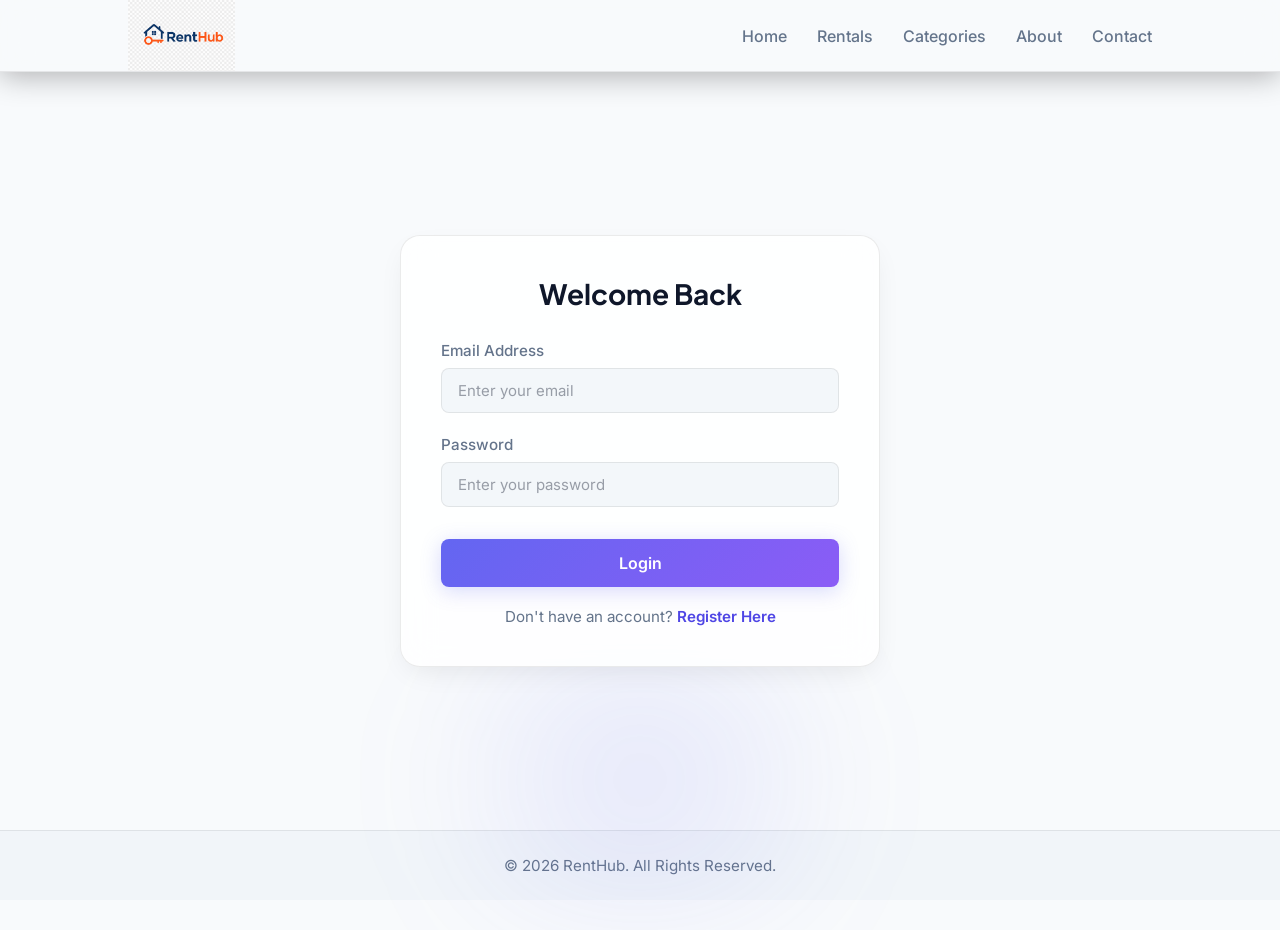
<file: login.html>
<!DOCTYPE html>
<html lang="en">

<head>
    <meta charset="UTF-8">
    <meta name="viewport" content="width=device-width, initial-scale=1.0">
    <title>RentHub - Login</title>
    <link rel="icon" type="image/png" href="images/renthub-logo.png">
    <link rel="stylesheet" href="register.css">
</head>

<body>

    <header>
        <nav class="navbar">
            <div class="logo">
                <img src="images/renthub-logo.png" alt="RentHub Logo" onclick="window.location.href='index.html'">
            </div>

            <ul class="nav-links" id="navLinks">
                <li><a href="index.html">Home</a></li>
                <li><a href="#">Rentals</a></li>
                <li><a href="#">Categories</a></li>
                <li><a href="#">About</a></li>
                <li><a href="#">Contact</a></li>
            </ul>
        </nav>
    </header>

    <!-- Login Section -->
    <section class="login-section">
        <div class="login-container">
            <h2>Welcome Back</h2>

            <form>
                <div class="form-group">
                    <label>Email Address</label>
                    <input type="email" placeholder="Enter your email" required>
                </div>

                <div class="form-group">
                    <label>Password</label>
                    <input type="password" placeholder="Enter your password" required>
                </div>

                <button type="submit" class="login-btn">
                    Login
                </button>

                <p class="signup-text">
                    Don't have an account?
                    <a href="register.html">Register Here</a>
                </p>
            </form>
        </div>
    </section>

    <!-- Footer -->
    <footer>
        <p>© 2026 RentHub. All Rights Reserved.</p>
    </footer>

    <script src="js/forms.js"></script>

</body>

</html>
</file>
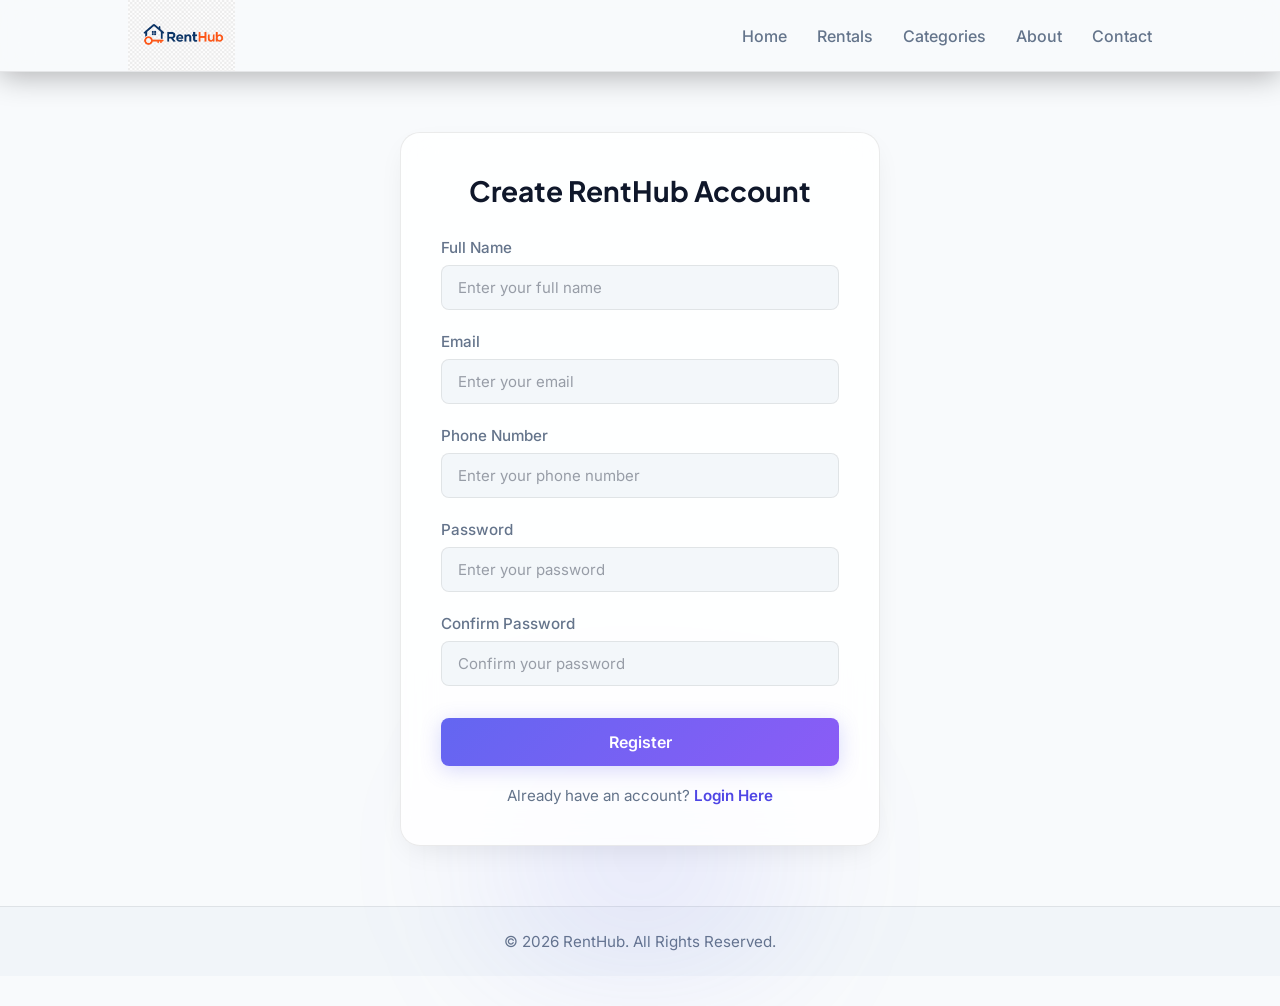
<file: register.html>
<!DOCTYPE html>
<html lang="en">

<head>
    <meta charset="UTF-8">
    <meta name="viewport" content="width=device-width, initial-scale=1.0">
    <title>RentHub - Login</title>

    <link rel="icon" type="image/png" href="images/renthub-logo.png">
    <link rel="stylesheet" href="register.css">
</head>

<body>

    <header>
        <nav class="navbar">

            <div class="logo">
                <img src="images/renthub-logo.png" alt="RentHub Logo" onclick="window.location.href='index.html'">
            </div>

            <ul class="nav-links" id="navLinks">
                <li><a href="index.html">Home</a></li>
                <li><a href="#">Rentals</a></li>
                <li><a href="#">Categories</a></li>
                <li><a href="#">About</a></li>
                <li><a href="#">Contact</a></li>
            </ul>

            <button class="hamburger" id="hamburgerBtn" aria-label="Toggle Navigation Menu">
                <span></span>
                <span></span>
                <span></span>
            </button>

        </nav>
    </header>

    <!-- Login Section -->
    <section class="login-section">

        <div class="login-container">

            <h2>Create RentHub Account</h2>

            <form>

                <div class="form-group">
                    <label>Full Name</label>
                    <input type="text" placeholder="Enter your full name" required>
                </div>

                <div class="form-group">
                    <label>Email</label>
                    <input type="email" placeholder="Enter your email" required>
                </div>

                <div class="form-group">
                    <label>Phone Number</label>
                    <input type="tel" placeholder="Enter your phone number" required>
                </div>

                <div class="form-group">
                    <label>Password</label>
                    <input type="password" placeholder="Enter your password" required>
                </div>

                <div class="form-group">
                    <label>Confirm Password</label>
                    <input type="password" placeholder="Confirm your password" required>
                </div>

                <button type="submit" class="login-btn">
                    Register
                </button>

                <p class="signup-text">
                    Already have an account?
                    <a href="login.html">Login Here</a>
                </p>

            </form>

        </div>

    </section>

    <!-- Footer -->
    <footer>
        <p>© 2026 RentHub. All Rights Reserved.</p>
    </footer>

    <script src="js/forms.js"></script>

</body>

</html>
</file>
<file: register.css>
@import url('https://fonts.googleapis.com/css2?family=Inter:wght@300;400;500;600;700&family=Plus+Jakarta+Sans:wght@400;500;600;700;800&display=swap');

:root {
    --bg-main: #f8fafc;
    --bg-card: rgba(255, 255, 255, 0.85);
    --bg-card-hover: rgba(241, 245, 249, 0.95);
    --border-color: rgba(0, 0, 0, 0.08);
    --border-hover: rgba(99, 102, 241, 0.4);
    --text-primary: #0f172a;
    --text-secondary: #64748b;
    --primary-gradient: linear-gradient(135deg, #6366f1 0%, #8b5cf6 100%);
    --primary-glow: 0 4px 20px rgba(99, 102, 241, 0.25);
    --accent-glow: 0 10px 25px rgba(99, 102, 241, 0.08);
    --card-shadow: 0 10px 30px -10px rgba(0, 0, 0, 0.1);
    --font-heading: 'Plus Jakarta Sans', sans-serif;
    --font-body: 'Inter', sans-serif;
    --transition: all 0.3s cubic-bezier(0.4, 0, 0.2, 1);
    --accent-color: #4f46e5;
    --bg-nav: rgba(248, 250, 252, 0.8);
    --input-bg: rgba(241, 245, 249, 0.8);
    --input-text: #0f172a;
    --input-placeholder: rgba(15, 23, 42, 0.4);
    --footer-bg: #f1f5f9;
}

.dark-theme {
    --bg-main: #0b0f19;
    --bg-card: rgba(15, 23, 42, 0.65);
    --bg-card-hover: rgba(23, 37, 84, 0.7);
    --border-color: rgba(255, 255, 255, 0.08);
    --border-hover: rgba(99, 102, 241, 0.4);
    --text-primary: #f8fafc;
    --text-secondary: #94a3b8;
    --primary-glow: 0 4px 20px rgba(99, 102, 241, 0.4);
    --accent-glow: 0 0 25px rgba(99, 102, 241, 0.15);
    --card-shadow: 0 10px 30px -10px rgba(0, 0, 0, 0.7);
    --accent-color: #a5b4fc;
    --bg-nav: rgba(11, 15, 25, 0.8);
    --input-bg: rgba(15, 23, 42, 0.5);
    --input-text: white;
    --input-placeholder: rgba(255, 255, 255, 0.3);
    --footer-bg: #070a13;
}

/* Reset */
* {
    margin: 0;
    padding: 0;
    box-sizing: border-box;
    font-family: var(--font-body);
}

/* Body */
body {
    background-color: var(--bg-main);
    color: var(--text-primary);
    overflow-x: hidden;
    min-height: 100vh;
    display: flex;
    flex-direction: column;
}

/* Navbar */
.navbar {
    display: flex;
    justify-content: space-between;
    align-items: center;
    height: 72px;
    padding: 0 10%;
    background: var(--bg-nav);
    backdrop-filter: blur(16px);
    -webkit-backdrop-filter: blur(16px);
    border-bottom: 1px solid var(--border-color);
    box-shadow: 0 4px 30px rgba(0, 0, 0, 0.3);
}

.logo {
    display: flex;
    align-items: center;
    align-self: stretch;
    flex-shrink: 0;
    line-height: 0;
}

.logo img {
    height: 100%;
    width: auto;
    display: block;
    cursor: pointer;
    object-fit: contain;
}

.nav-links {
    display: flex;
    list-style: none;
    gap: 30px;
}

.nav-links a {
    text-decoration: none;
    color: var(--text-secondary);
    font-weight: 500;
    position: relative;
    padding: 5px 0;
}

.nav-links a:hover {
    color: var(--text-primary);
}

.nav-links a::after {
    content: '';
    position: absolute;
    bottom: 0;
    left: 0;
    width: 0;
    height: 2px;
    background: var(--primary-gradient);
}

.nav-links a:hover::after {
    width: 100%;
}

/* Login/Register Section */
.login-section {
    flex: 1;
    min-height: 80vh;
    display: flex;
    justify-content: center;
    align-items: center;
    padding: 60px 20px;
    position: relative;
}

.login-section::after {
    content: '';
    position: absolute;
    bottom: -100px;
    left: 50%;
    transform: translateX(-50%);
    width: 600px;
    height: 300px;
    background: radial-gradient(circle, rgba(99, 102, 241, 0.12) 0%, transparent 70%);
    filter: blur(50px);
    pointer-events: none;
}

.login-container {
    width: 100%;
    max-width: 480px;
    background: var(--bg-card);
    border: 1px solid var(--border-color);
    padding: 40px;
    border-radius: 20px;
    backdrop-filter: blur(16px);
    -webkit-backdrop-filter: blur(16px);
    box-shadow: var(--card-shadow);
    transition: var(--transition);
    z-index: 2;
}

.login-container:hover {
    border-color: var(--border-hover);
    box-shadow: var(--accent-glow);
}

.login-container h2 {
    text-align: center;
    margin-bottom: 30px;
    color: var(--text-primary);
    font-family: var(--font-heading);
    font-size: 28px;
    font-weight: 700;
}

.form-group {
    margin-bottom: 22px;
}

.form-group label {
    display: block;
    margin-bottom: 8px;
    font-weight: 500;
    color: var(--text-secondary);
    font-size: 0.95rem;
}

.form-group input {
    width: 100%;
    padding: 12px 16px;
    background: var(--input-bg);
    border: 1px solid var(--border-color);
    color: var(--input-text);
    border-radius: 8px;
    font-size: 15px;
    transition: var(--transition);
    outline: none;
}

.form-group input:focus {
    border-color: var(--border-hover);
    box-shadow: 0 0 12px rgba(99, 102, 241, 0.2);
    background: var(--bg-card);
}

.form-group input::placeholder {
    color: var(--input-placeholder);
}

.login-btn {
    width: 100%;
    padding: 14px;
    border: none;
    background: var(--primary-gradient);
    color: white;
    font-size: 16px;
    font-weight: 600;
    border-radius: 8px;
    cursor: pointer;
    box-shadow: var(--primary-glow);
    transition: var(--transition);
    margin-top: 10px;
}

.login-btn:hover {
    transform: translateY(-2px);
    box-shadow: 0 6px 22px rgba(99, 102, 241, 0.6);
}

.signup-text {
    text-align: center;
    margin-top: 20px;
    color: var(--text-secondary);
    font-size: 0.95rem;
}

.signup-text a {
    color: var(--accent-color);
    text-decoration: none;
    font-weight: 600;
    transition: var(--transition);
}

.signup-text a:hover {
    color: var(--text-primary);
    text-shadow: 0 0 10px rgba(165, 180, 252, 0.2);
}

/* Footer */
footer {
    text-align: center;
    padding: 25px;
    background: var(--footer-bg);
    border-top: 1px solid var(--border-color);
    color: var(--text-secondary);
    font-size: 0.95rem;
}

/* Hamburger Menu Button */
.hamburger {
    display: none;
    flex-direction: column;
    justify-content: space-between;
    width: 24px;
    height: 18px;
    background: transparent;
    border: none;
    cursor: pointer;
    padding: 0;
    z-index: 1001;
}

.hamburger span {
    width: 100%;
    height: 2px;
    background-color: var(--text-primary);
    border-radius: 2px;
}

.hamburger.active span:nth-child(1) {
    transform: translateY(8px) rotate(45deg);
}

.hamburger.active span:nth-child(2) {
    opacity: 0;
}

.hamburger.active span:nth-child(3) {
    transform: translateY(-8px) rotate(-45deg);
}

/* Mobile Responsive */
@media (max-width: 1024px) {
    .navbar {
        height: 64px;
        padding: 0 5%;
    }

    .hamburger {
        display: flex;
    }

    .nav-links {
        position: fixed;
        top: 0;
        right: -100%;
        width: 300px;
        height: 100vh;
        background: var(--bg-main);
        backdrop-filter: blur(20px);
        -webkit-backdrop-filter: blur(20px);
        border-left: 1px solid var(--border-color);
        flex-direction: column;
        justify-content: center;
        align-items: center;
        gap: 30px;
        z-index: 1000;
        box-shadow: -10px 0 30px rgba(0, 0, 0, 0.5);
        padding: 40px;
    }

    .nav-links.active {
        right: 0;
    }
}

@media (max-width: 768px) {
    .login-section {
        padding: 40px 15px;
    }

    .login-container {
        padding: 30px 20px;
    }

    .login-container h2 {
        font-size: 24px;
        margin-bottom: 20px;
    }

    .navbar {
        height: 56px;
    }
}

@media (max-width: 480px) {
    .login-container {
        padding: 20px 15px;
        border-radius: 12px;
    }
}

/* Theme Toggle Button */
.theme-toggle-btn {
    background: transparent;
    border: 1px solid var(--border-color);
    color: var(--text-primary);
    cursor: pointer;
    font-size: 1.2rem;
    padding: 8px 12px;
    border-radius: 8px;
    transition: var(--transition);
    display: flex;
    align-items: center;
    justify-content: center;
}
.theme-toggle-btn:hover {
    background: var(--bg-card-hover);
    border-color: var(--border-hover);
}

.theme-toggle-btn svg {
    width: 20px;
    height: 20px;
    fill: currentColor;
}

.theme-toggle-btn svg.hidden {
    display: none;
}
</file>
